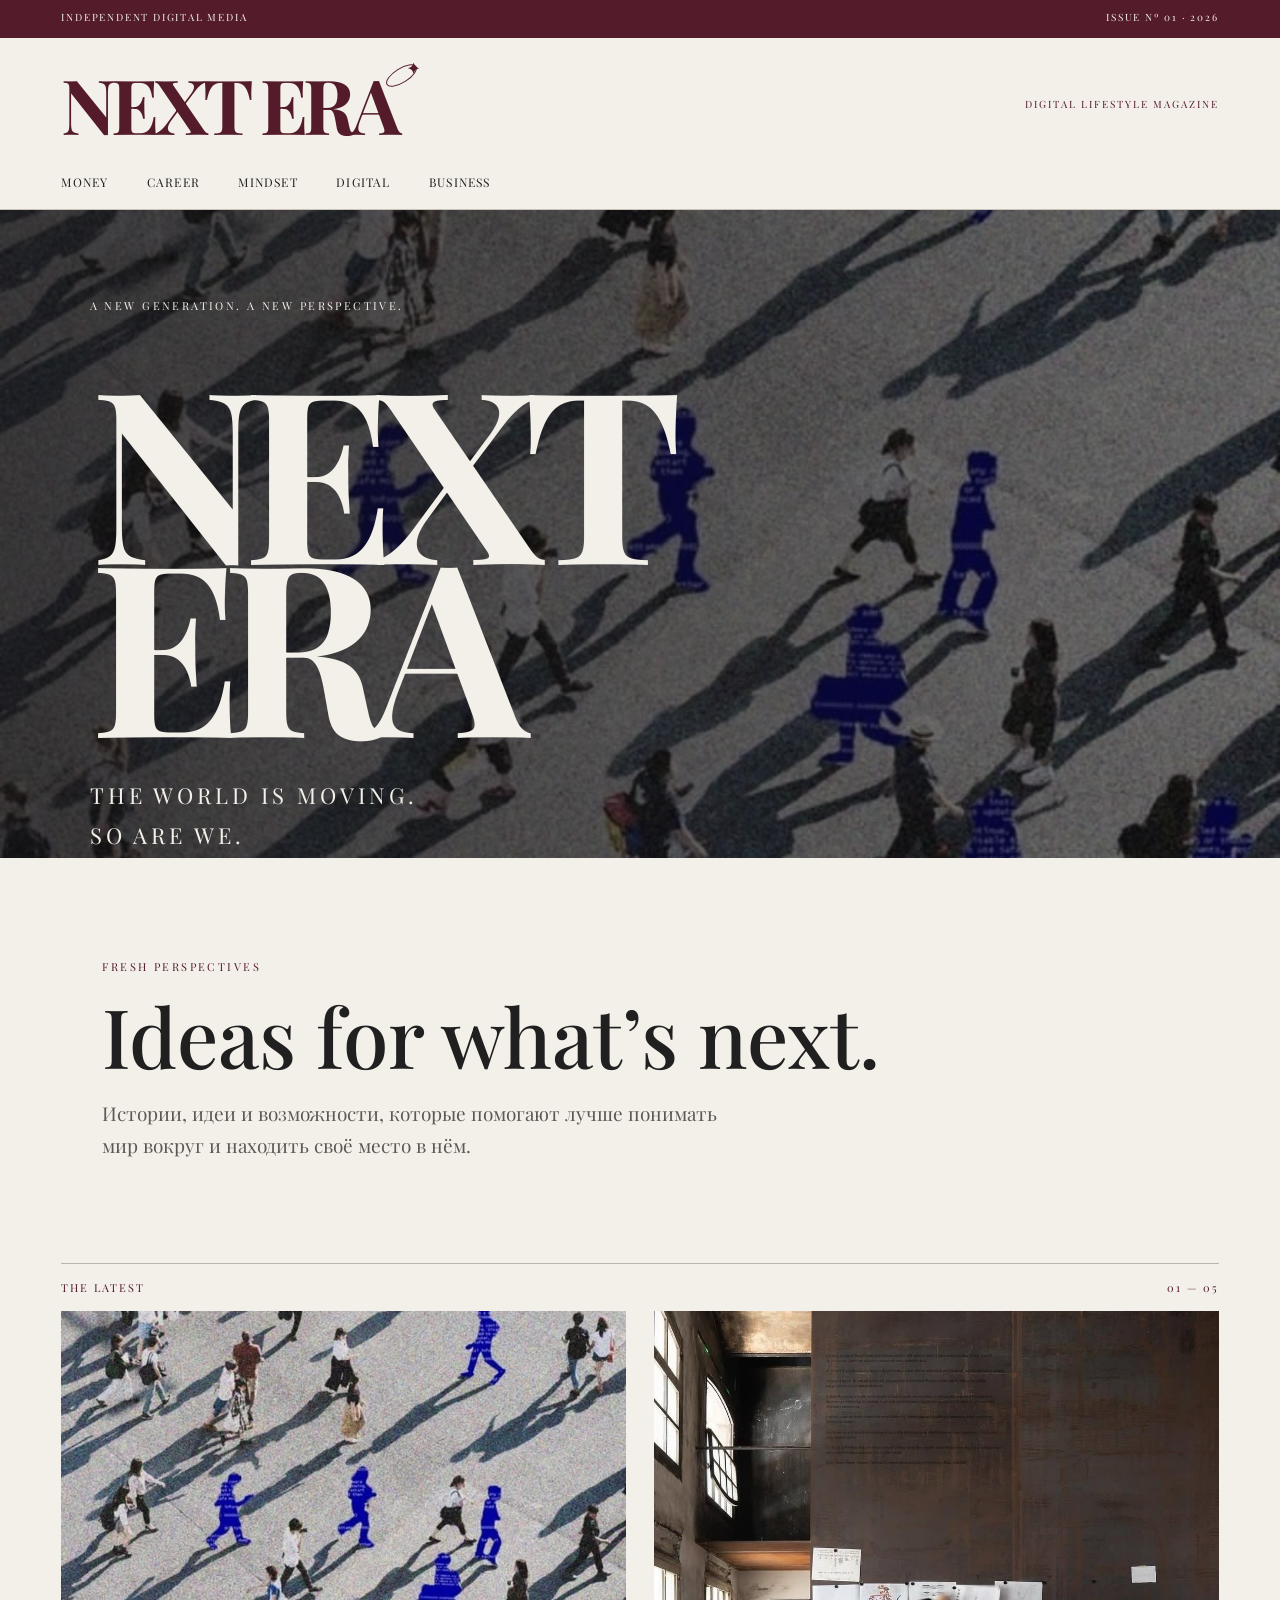
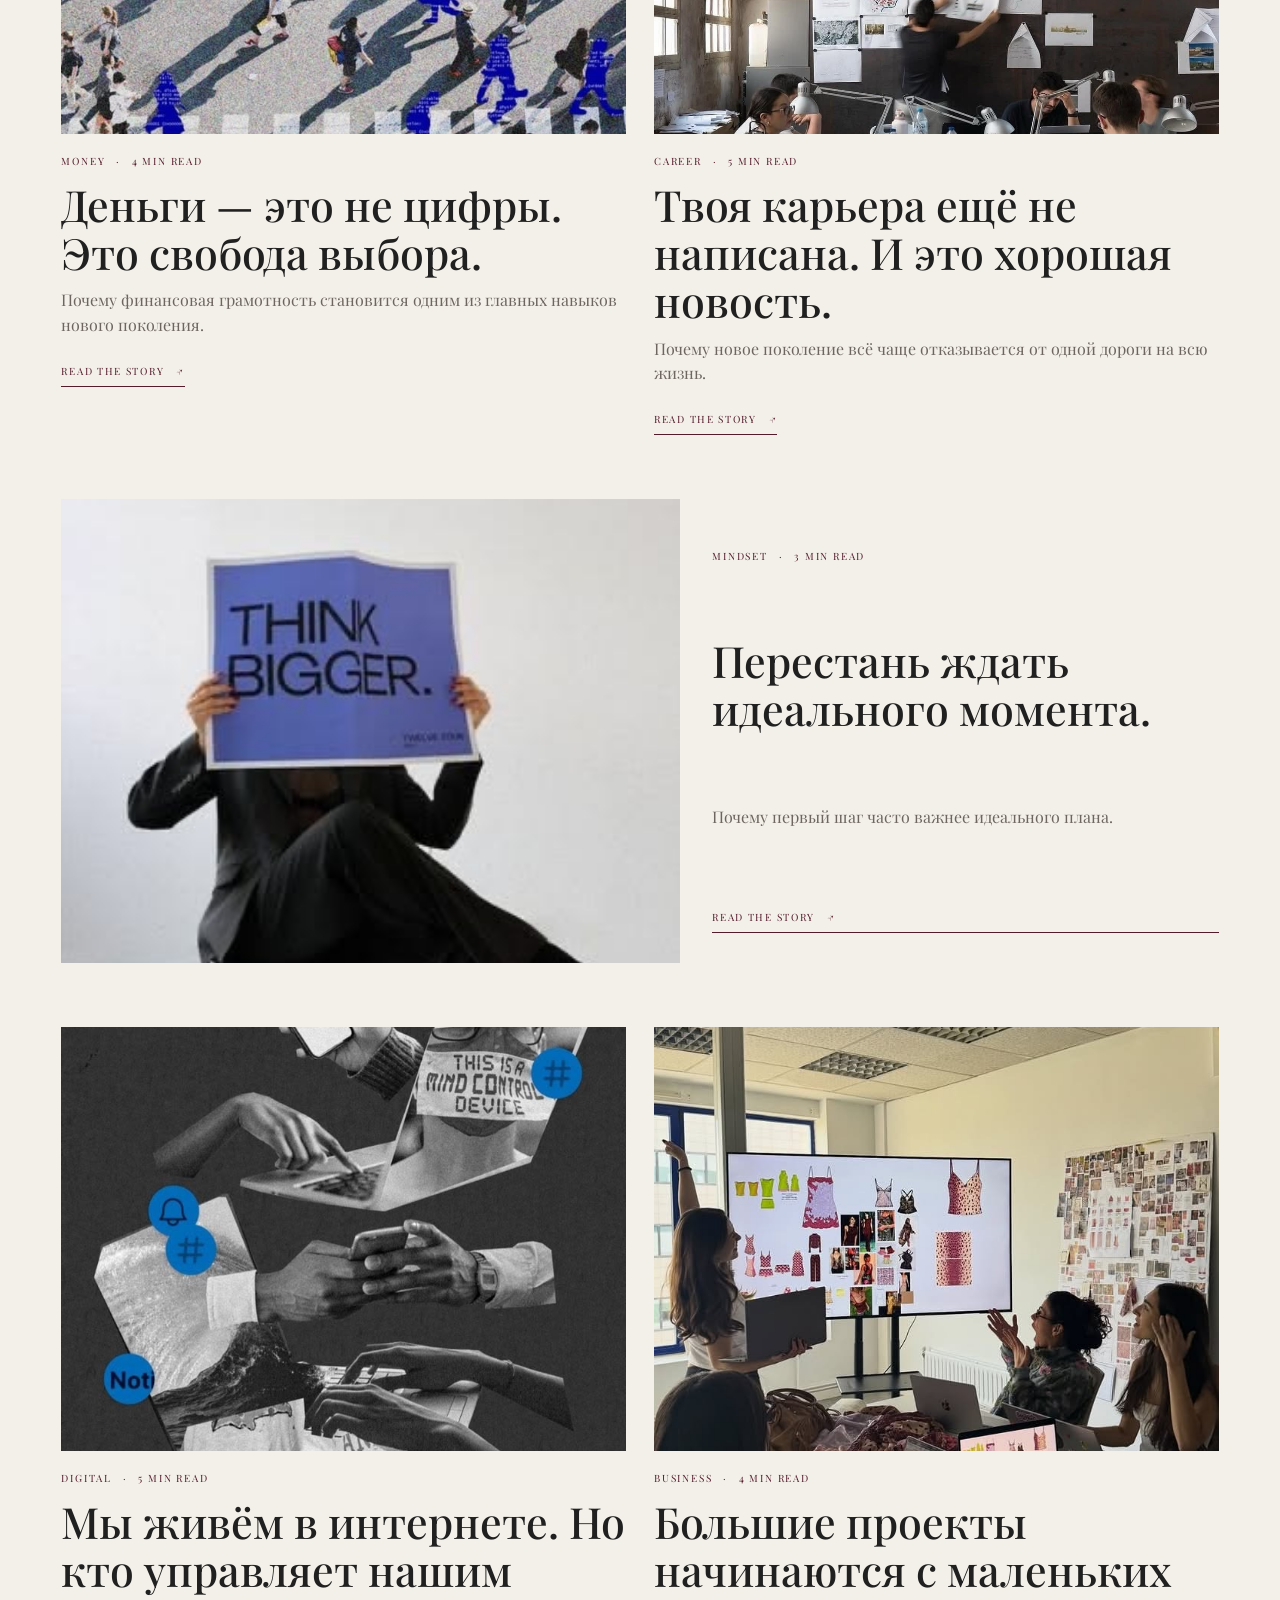
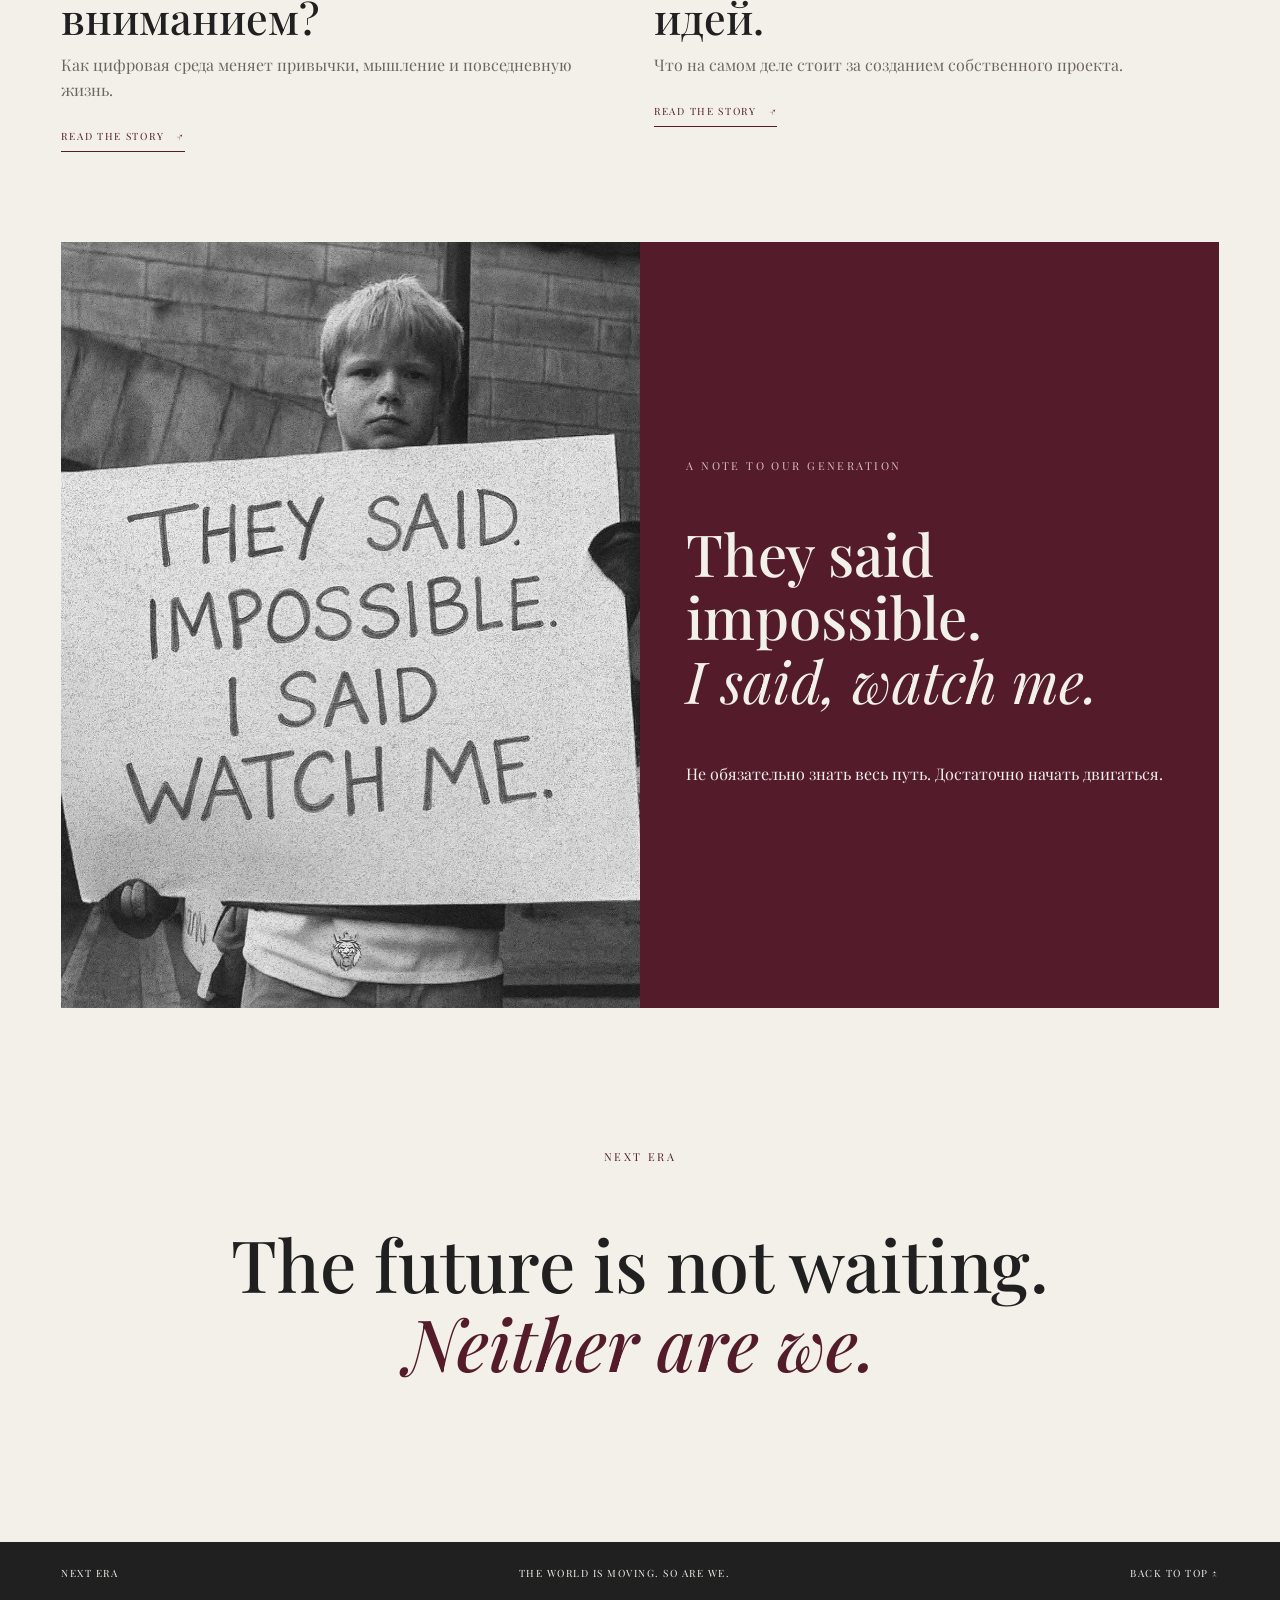
<file: index.html>
<!doctype html>
<html lang="ru"><head><meta charset="utf-8"><meta name="viewport" content="width=device-width, initial-scale=1">
<meta name="description" content="NEXT ERA — independent digital lifestyle media."><title>NEXT ERA — Digital Lifestyle Magazine</title>
<link rel="preconnect" href="https://fonts.googleapis.com"><link rel="preconnect" href="https://fonts.gstatic.com" crossorigin>
<link href="https://fonts.googleapis.com/css2?family=Playfair+Display:wght@400;500;600;700&display=swap" rel="stylesheet">
<link rel="stylesheet" href="style.css"></head>
<body>
<header class="site-header">
  <div class="topline"><span>INDEPENDENT DIGITAL MEDIA</span><span>ISSUE Nº 01 · 2026</span></div>
  <div class="brand-row"><a class="brand" href="index.html">NEXT ERA<span class="orbit"></span><span class="brand-star">✦</span></a><span class="brand-note">DIGITAL LIFESTYLE MAGAZINE</span></div>
  <nav class="nav"><a href="#money">MONEY</a><a href="#career">CAREER</a><a href="#mindset">MINDSET</a><a href="#digital">DIGITAL</a><a href="#business">BUSINESS</a></nav>
</header>
<main>
  <section class="hero">
    <img src="assets/crowd-blue.jpg" alt="">
    <div class="hero-overlay"></div>
    <div class="hero-content"><p class="eyebrow">A NEW GENERATION. A NEW PERSPECTIVE.</p>
      <h1>NEXT<br>ERA</h1><p class="hero-tagline">THE WORLD IS MOVING.<br>SO ARE WE.</p>
      <div class="hero-bottom"><span>INDEPENDENT IDEAS · REAL PERSPECTIVES</span><a href="#latest">EXPLORE THE ISSUE ↓</a></div>
    </div>
  </section>
  <section class="intro"><p class="eyebrow">FRESH PERSPECTIVES</p><h2>Ideas for what’s next.</h2><p>Истории, идеи и возможности, которые помогают лучше понимать мир вокруг и находить своё место в нём.</p></section>
  <section class="stories" id="latest">
    <div class="section-heading"><span>THE LATEST</span><span>01 — 05</span></div>
    <div class="story-grid">
    <article class="story-card">
      <a class="story-image" href="articles/money.html"><img src="assets/crowd-blue.jpg" alt=""></a>
      <div class="story-meta">MONEY <span>·</span> 4 MIN READ</div>
      <h2><a href="articles/money.html">Деньги — это не цифры. Это свобода выбора.</a></h2>
      <p>Почему финансовая грамотность становится одним из главных навыков нового поколения.</p>
      <a class="read-link" href="articles/money.html">READ THE STORY <span>↗</span></a>
    </article>

    <article class="story-card">
      <a class="story-image" href="articles/career.html"><img src="assets/creative-studio.jpg" alt=""></a>
      <div class="story-meta">CAREER <span>·</span> 5 MIN READ</div>
      <h2><a href="articles/career.html">Твоя карьера ещё не написана. И это хорошая новость.</a></h2>
      <p>Почему новое поколение всё чаще отказывается от одной дороги на всю жизнь.</p>
      <a class="read-link" href="articles/career.html">READ THE STORY <span>↗</span></a>
    </article>

    <article class="story-card">
      <a class="story-image" href="articles/mindset.html"><img src="assets/think-bigger.jpg" alt=""></a>
      <div class="story-meta">MINDSET <span>·</span> 3 MIN READ</div>
      <h2><a href="articles/mindset.html">Перестань ждать идеального момента.</a></h2>
      <p>Почему первый шаг часто важнее идеального плана.</p>
      <a class="read-link" href="articles/mindset.html">READ THE STORY <span>↗</span></a>
    </article>

    <article class="story-card">
      <a class="story-image" href="articles/digital.html"><img src="assets/digital-collage.jpg" alt=""></a>
      <div class="story-meta">DIGITAL <span>·</span> 5 MIN READ</div>
      <h2><a href="articles/digital.html">Мы живём в интернете. Но кто управляет нашим вниманием?</a></h2>
      <p>Как цифровая среда меняет привычки, мышление и повседневную жизнь.</p>
      <a class="read-link" href="articles/digital.html">READ THE STORY <span>↗</span></a>
    </article>

    <article class="story-card">
      <a class="story-image" href="articles/business.html"><img src="assets/team-moodboard.jpg" alt=""></a>
      <div class="story-meta">BUSINESS <span>·</span> 4 MIN READ</div>
      <h2><a href="articles/business.html">Большие проекты начинаются с маленьких идей.</a></h2>
      <p>Что на самом деле стоит за созданием собственного проекта.</p>
      <a class="read-link" href="articles/business.html">READ THE STORY <span>↗</span></a>
    </article></div>
  </section>
  <section class="manifesto">
    <img src="assets/watch-me.jpg" alt="">
    <div class="manifesto-copy"><p class="eyebrow">A NOTE TO OUR GENERATION</p><h2>They said impossible.<br><em>I said, watch me.</em></h2><p>Не обязательно знать весь путь. Достаточно начать двигаться.</p></div>
  </section>
  <section class="closing"><p class="eyebrow">NEXT ERA</p><h2>The future is not waiting.<br><em>Neither are we.</em></h2></section>
</main>
<footer class="footer"><span>NEXT ERA</span><span>THE WORLD IS MOVING. SO ARE WE.</span><a href="#top">BACK TO TOP ↑</a></footer>
</body></html>
</file>
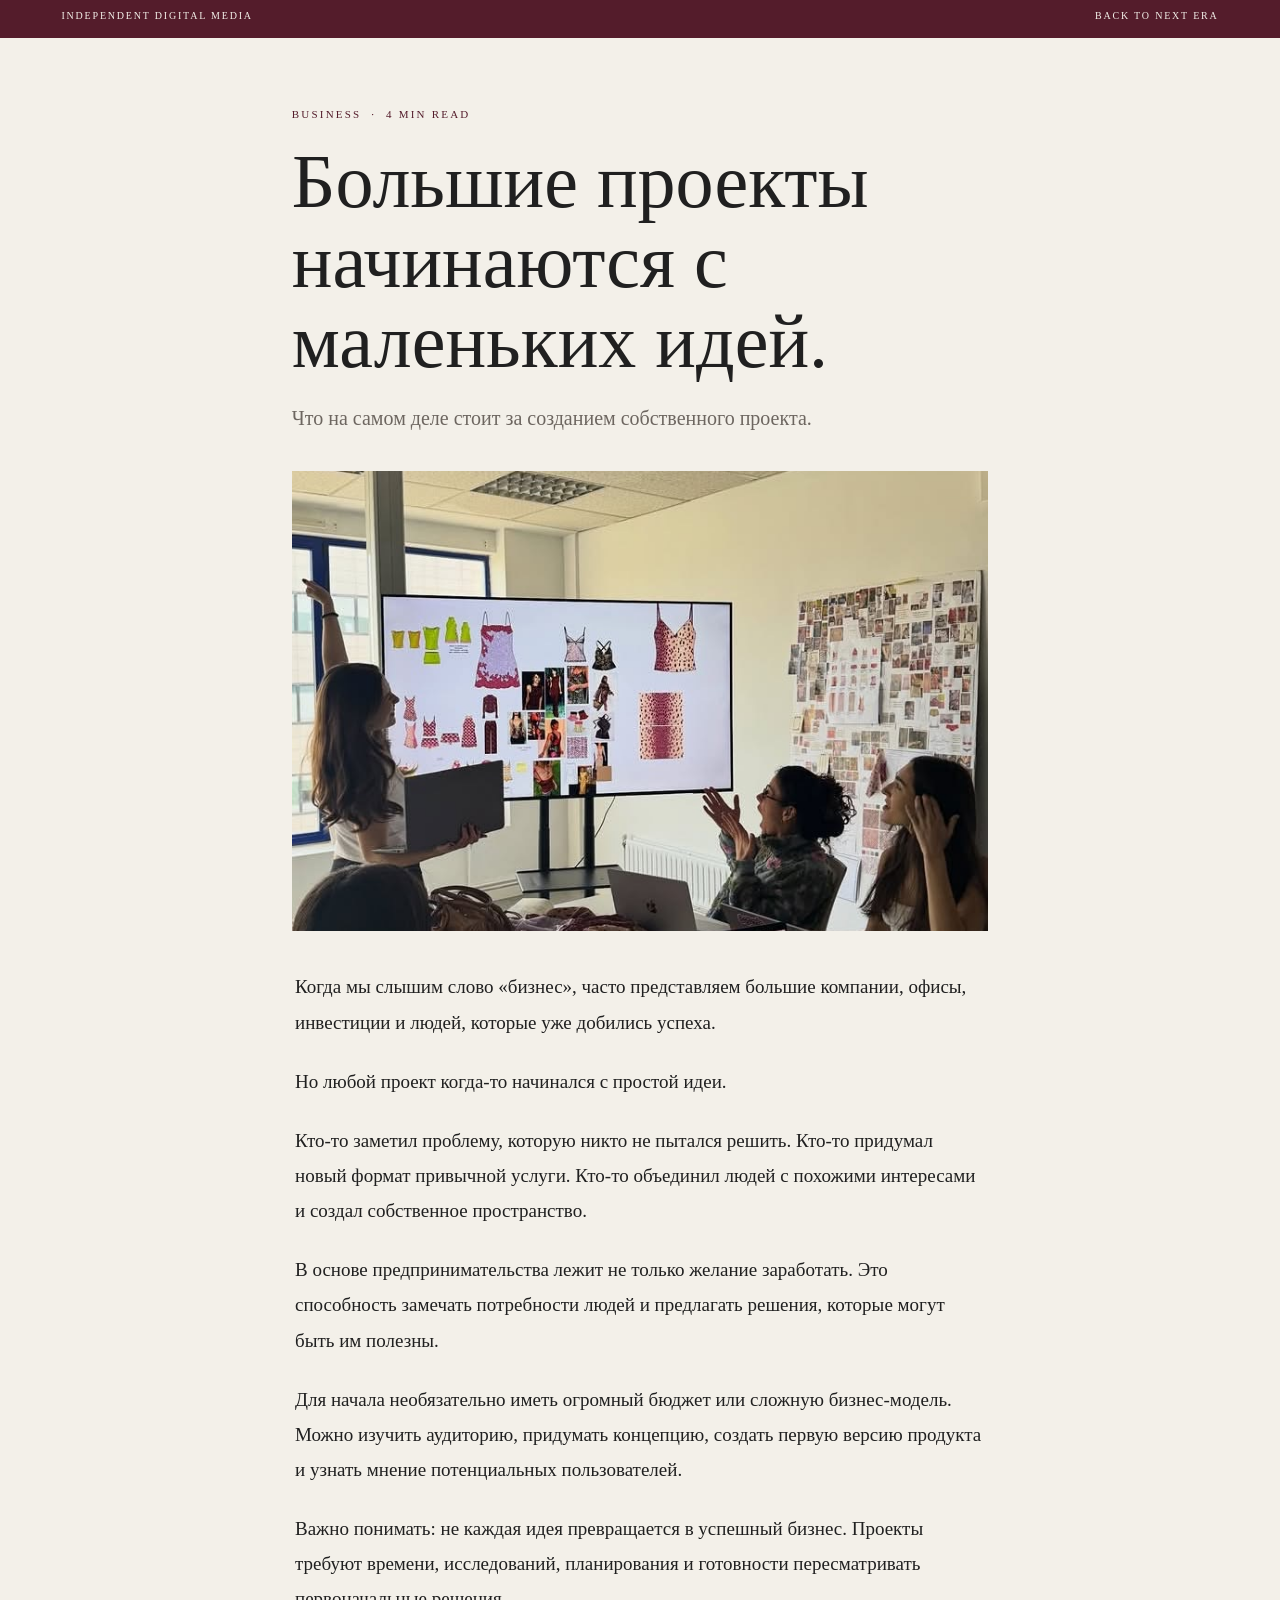
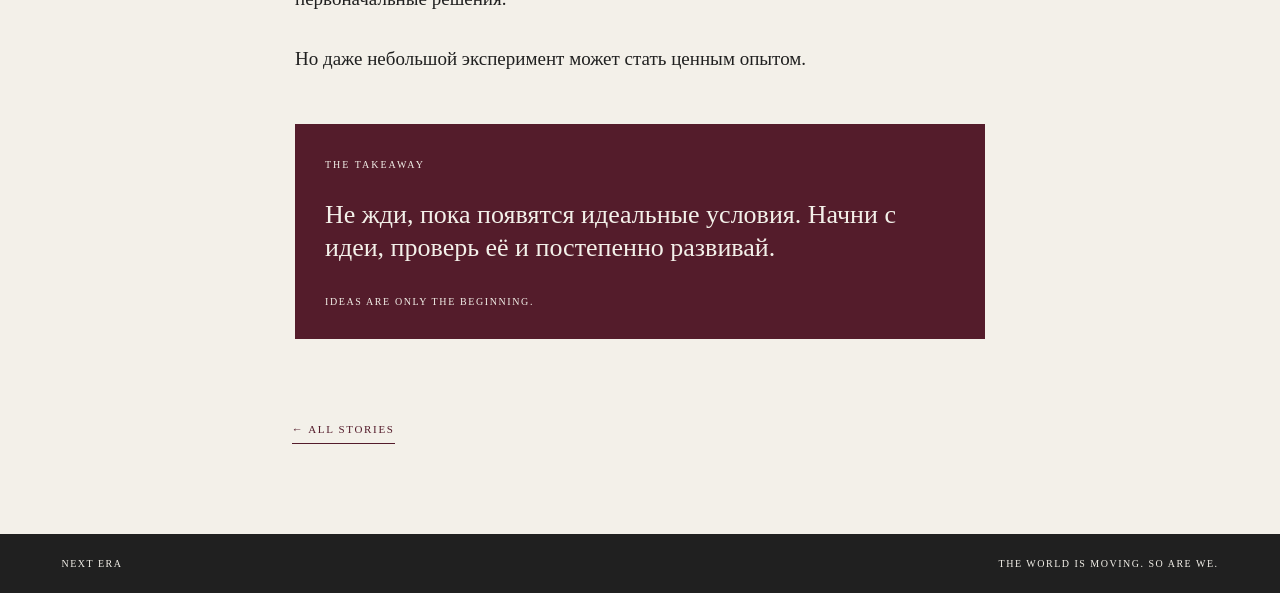
<file: articles/business.html>
<!doctype html>
<html lang="ru"><head><meta charset="utf-8"><meta name="viewport" content="width=device-width, initial-scale=1">
<title>Большие проекты начинаются с маленьких идей. — NEXT ERA</title><link rel="stylesheet" href="../style.css"></head>
<body>
<header class="topline"><span>INDEPENDENT DIGITAL MEDIA</span><a href="../index.html">BACK TO NEXT ERA</a></header>
<main class="article-page">
  <div class="article-kicker">BUSINESS &nbsp;·&nbsp; 4 MIN READ</div>
  <h1>Большие проекты начинаются с маленьких идей.</h1><p class="article-subtitle">Что на самом деле стоит за созданием собственного проекта.</p>
  <img class="article-cover" src="../assets/team-moodboard.jpg" alt="">
  <div class="article-body"><p>Когда мы слышим слово «бизнес», часто представляем большие компании, офисы, инвестиции и людей, которые уже добились успеха.</p>
<p>Но любой проект когда-то начинался с простой идеи.</p>
<p>Кто-то заметил проблему, которую никто не пытался решить. Кто-то придумал новый формат привычной услуги. Кто-то объединил людей с похожими интересами и создал собственное пространство.</p>
<p>В основе предпринимательства лежит не только желание заработать. Это способность замечать потребности людей и предлагать решения, которые могут быть им полезны.</p>
<p>Для начала необязательно иметь огромный бюджет или сложную бизнес-модель. Можно изучить аудиторию, придумать концепцию, создать первую версию продукта и узнать мнение потенциальных пользователей.</p>
<p>Важно понимать: не каждая идея превращается в успешный бизнес. Проекты требуют времени, исследований, планирования и готовности пересматривать первоначальные решения.</p>
<p>Но даже небольшой эксперимент может стать ценным опытом.</p>
    <aside class="takeaway"><span>THE TAKEAWAY</span><p>Не жди, пока появятся идеальные условия. Начни с идеи, проверь её и постепенно развивай.</p><small>IDEAS ARE ONLY THE BEGINNING.</small></aside>
  </div>
  <a class="back-link" href="../index.html">← ALL STORIES</a>
</main><footer class="footer"><span>NEXT ERA</span><span>THE WORLD IS MOVING. SO ARE WE.</span></footer>
</body></html>
</file>
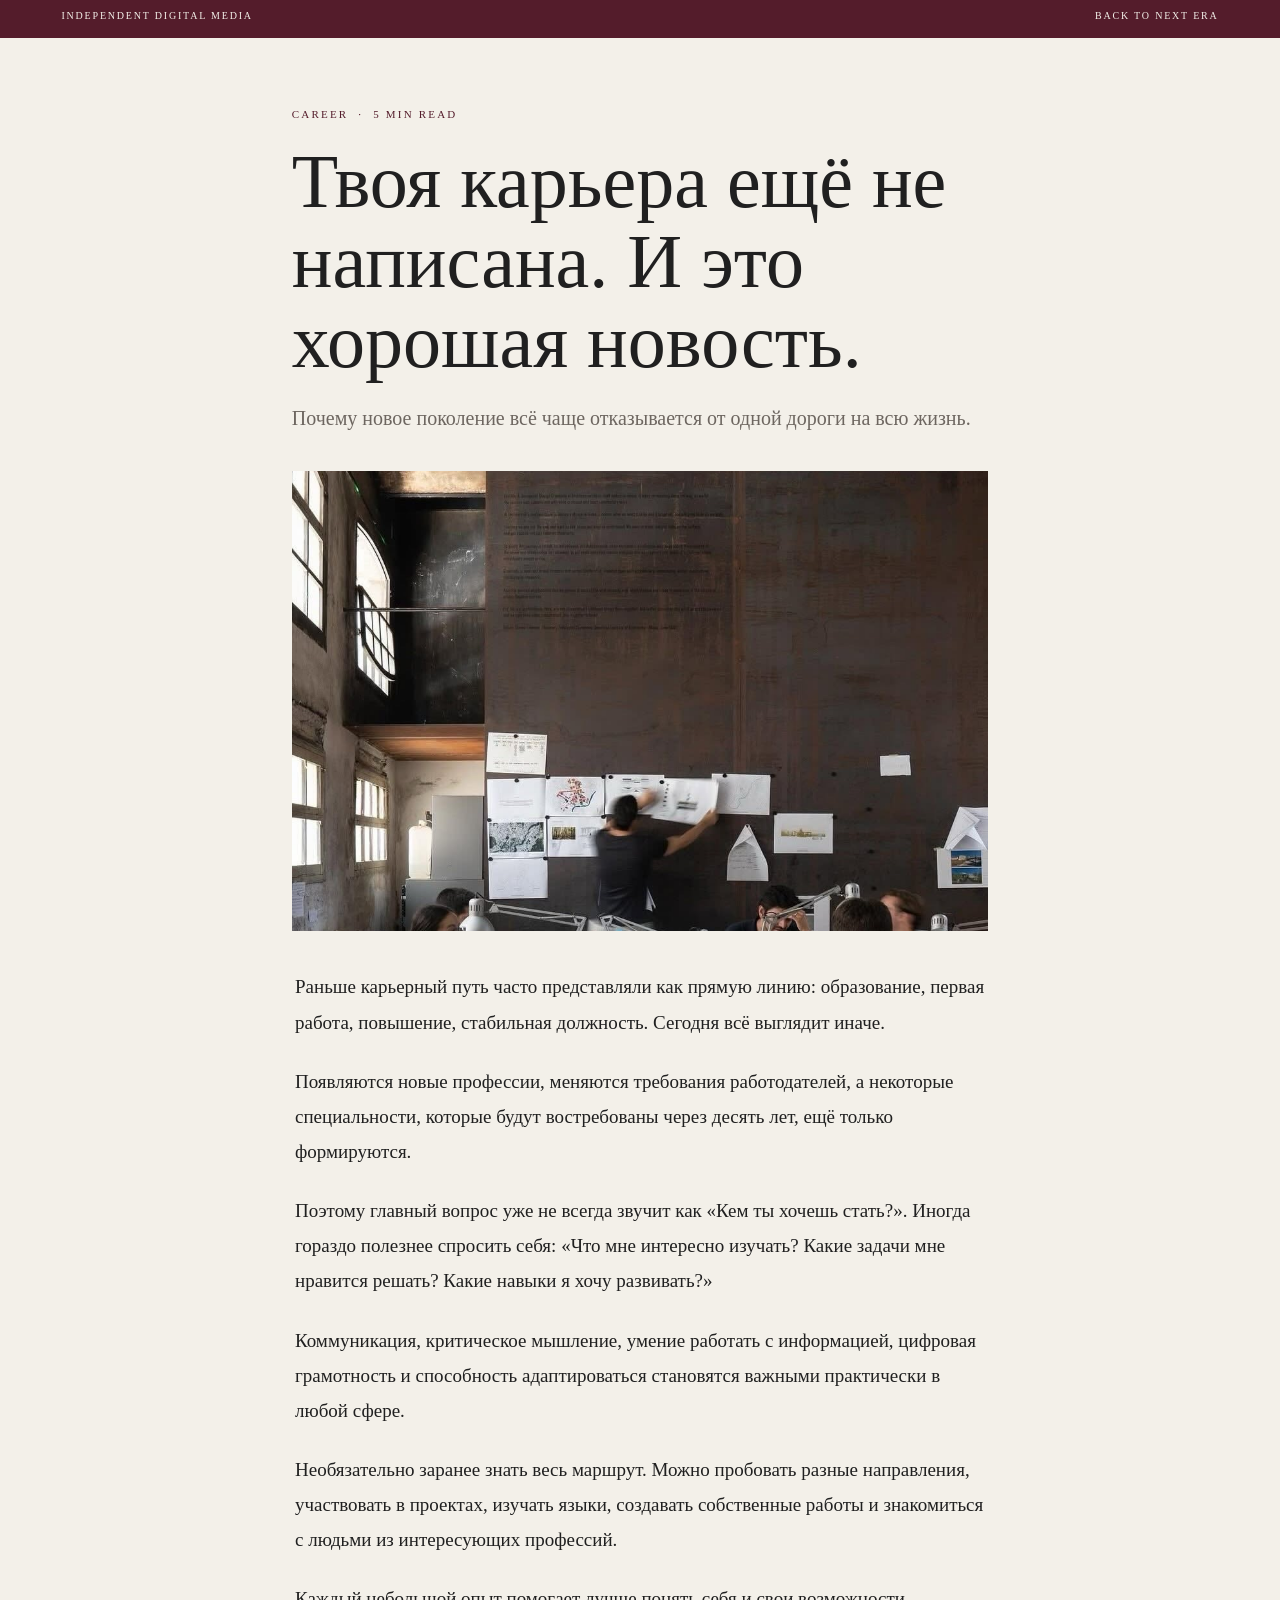
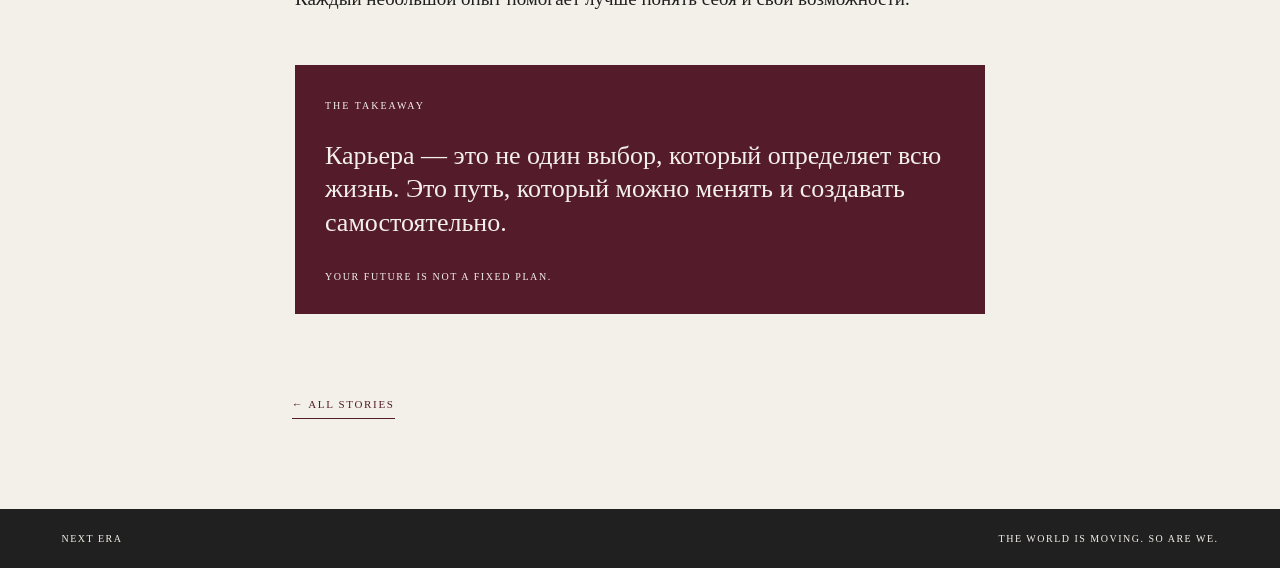
<file: articles/career.html>
<!doctype html>
<html lang="ru"><head><meta charset="utf-8"><meta name="viewport" content="width=device-width, initial-scale=1">
<title>Твоя карьера ещё не написана. И это хорошая новость. — NEXT ERA</title><link rel="stylesheet" href="../style.css"></head>
<body>
<header class="topline"><span>INDEPENDENT DIGITAL MEDIA</span><a href="../index.html">BACK TO NEXT ERA</a></header>
<main class="article-page">
  <div class="article-kicker">CAREER &nbsp;·&nbsp; 5 MIN READ</div>
  <h1>Твоя карьера ещё не написана. И это хорошая новость.</h1><p class="article-subtitle">Почему новое поколение всё чаще отказывается от одной дороги на всю жизнь.</p>
  <img class="article-cover" src="../assets/creative-studio.jpg" alt="">
  <div class="article-body"><p>Раньше карьерный путь часто представляли как прямую линию: образование, первая работа, повышение, стабильная должность. Сегодня всё выглядит иначе.</p>
<p>Появляются новые профессии, меняются требования работодателей, а некоторые специальности, которые будут востребованы через десять лет, ещё только формируются.</p>
<p>Поэтому главный вопрос уже не всегда звучит как «Кем ты хочешь стать?». Иногда гораздо полезнее спросить себя: «Что мне интересно изучать? Какие задачи мне нравится решать? Какие навыки я хочу развивать?»</p>
<p>Коммуникация, критическое мышление, умение работать с информацией, цифровая грамотность и способность адаптироваться становятся важными практически в любой сфере.</p>
<p>Необязательно заранее знать весь маршрут. Можно пробовать разные направления, участвовать в проектах, изучать языки, создавать собственные работы и знакомиться с людьми из интересующих профессий.</p>
<p>Каждый небольшой опыт помогает лучше понять себя и свои возможности.</p>
    <aside class="takeaway"><span>THE TAKEAWAY</span><p>Карьера — это не один выбор, который определяет всю жизнь. Это путь, который можно менять и создавать самостоятельно.</p><small>YOUR FUTURE IS NOT A FIXED PLAN.</small></aside>
  </div>
  <a class="back-link" href="../index.html">← ALL STORIES</a>
</main><footer class="footer"><span>NEXT ERA</span><span>THE WORLD IS MOVING. SO ARE WE.</span></footer>
</body></html>
</file>
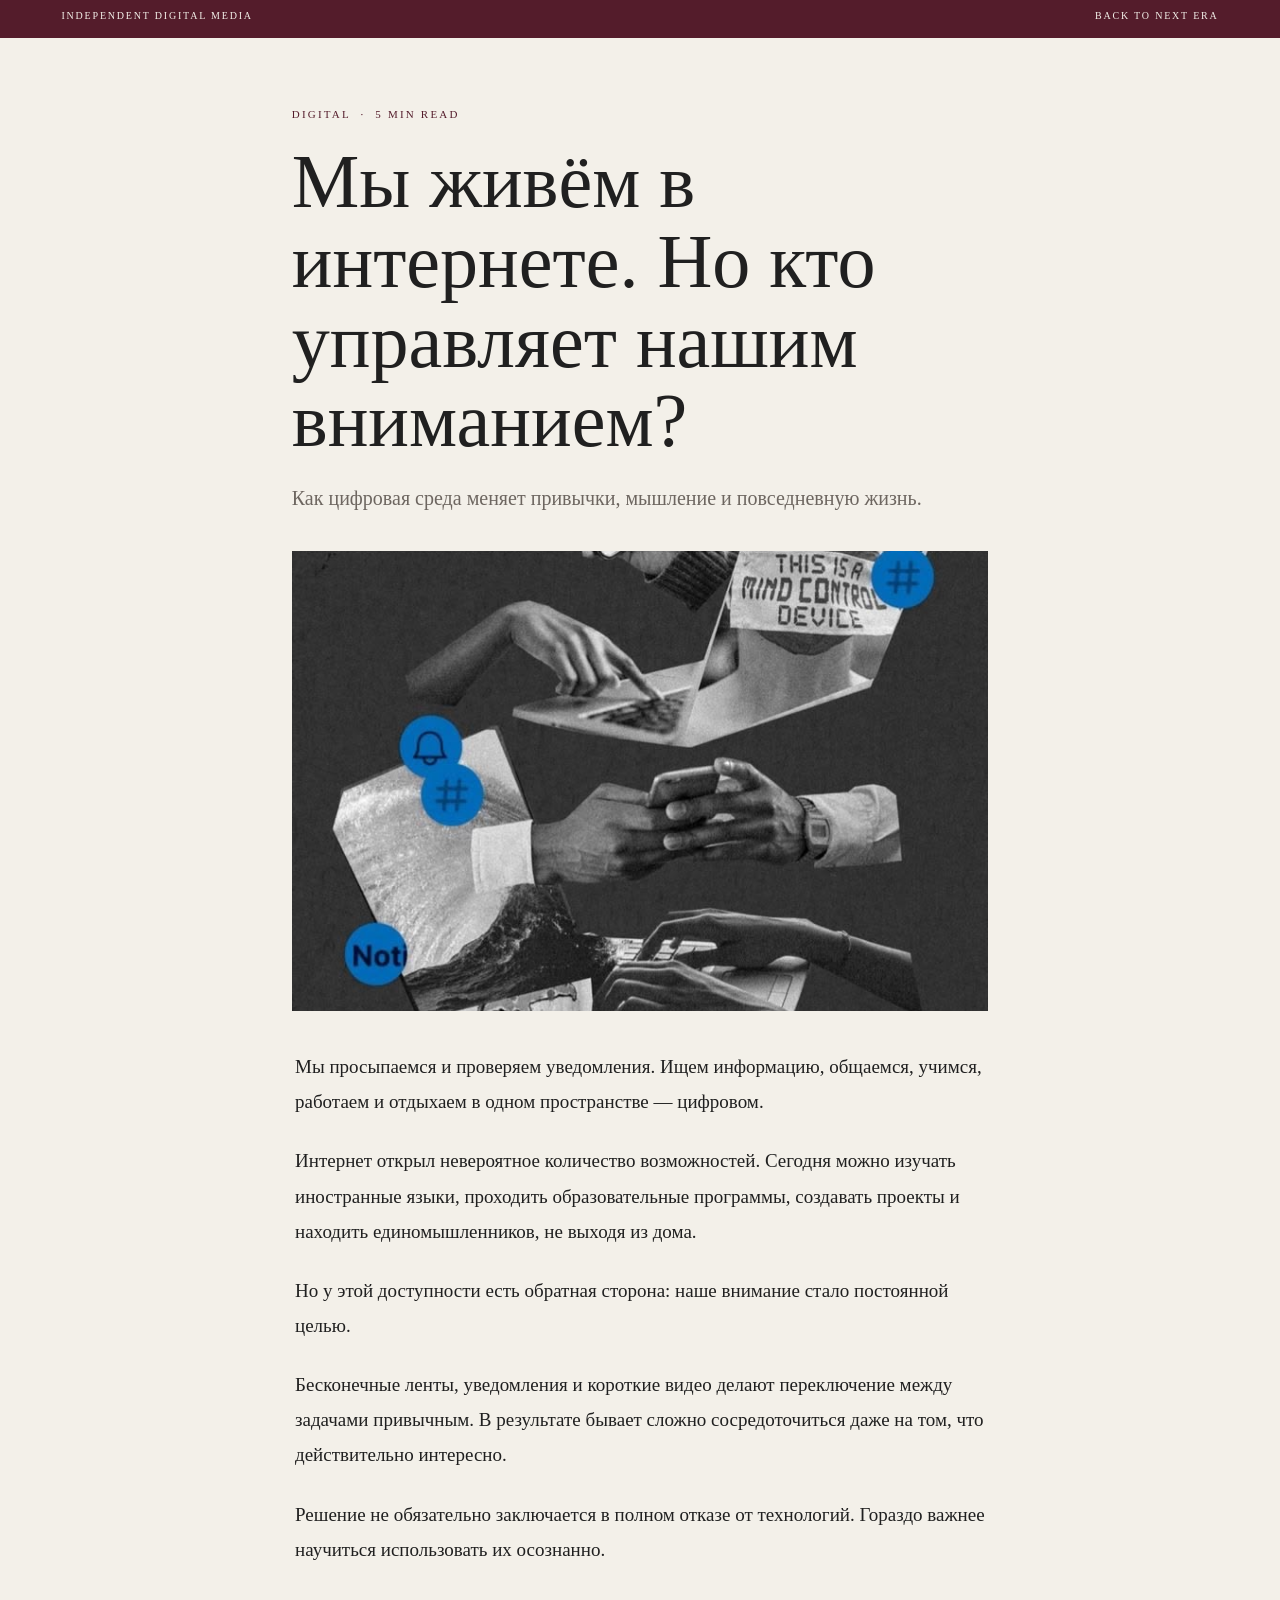
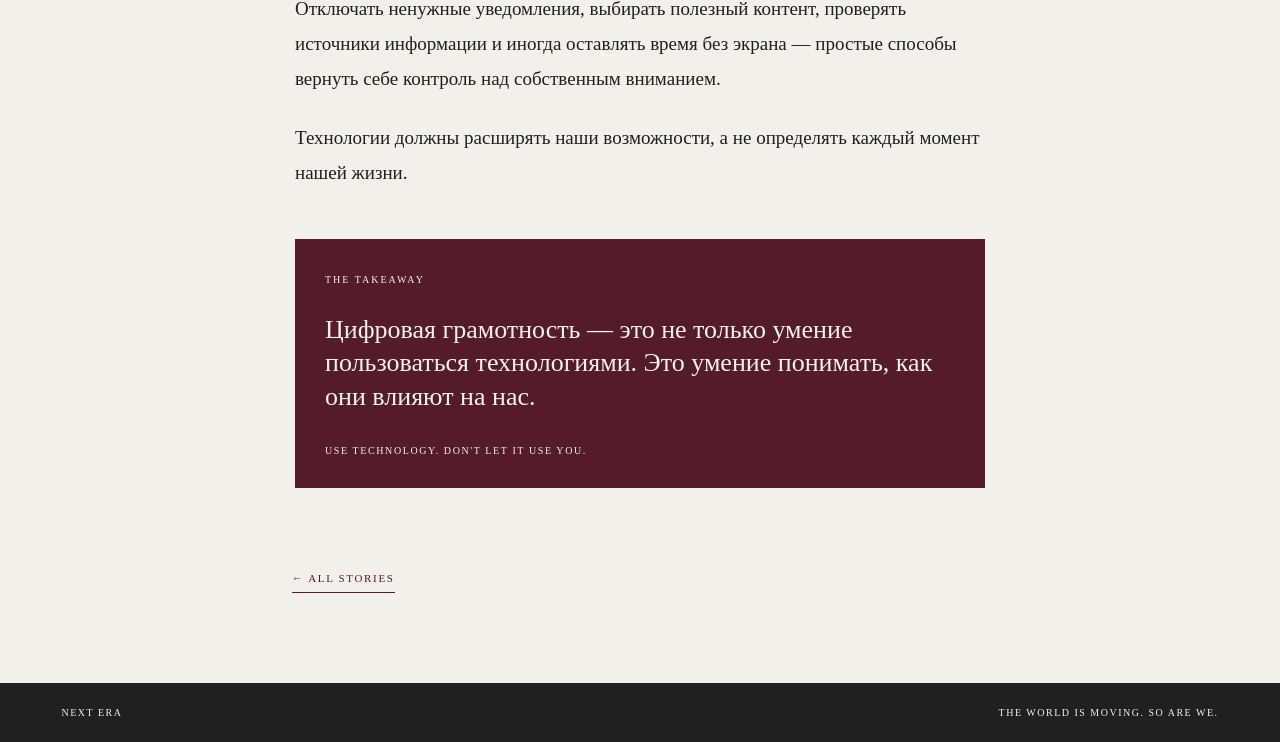
<file: articles/digital.html>
<!doctype html>
<html lang="ru"><head><meta charset="utf-8"><meta name="viewport" content="width=device-width, initial-scale=1">
<title>Мы живём в интернете. Но кто управляет нашим вниманием? — NEXT ERA</title><link rel="stylesheet" href="../style.css"></head>
<body>
<header class="topline"><span>INDEPENDENT DIGITAL MEDIA</span><a href="../index.html">BACK TO NEXT ERA</a></header>
<main class="article-page">
  <div class="article-kicker">DIGITAL &nbsp;·&nbsp; 5 MIN READ</div>
  <h1>Мы живём в интернете. Но кто управляет нашим вниманием?</h1><p class="article-subtitle">Как цифровая среда меняет привычки, мышление и повседневную жизнь.</p>
  <img class="article-cover" src="../assets/digital-collage.jpg" alt="">
  <div class="article-body"><p>Мы просыпаемся и проверяем уведомления. Ищем информацию, общаемся, учимся, работаем и отдыхаем в одном пространстве — цифровом.</p>
<p>Интернет открыл невероятное количество возможностей. Сегодня можно изучать иностранные языки, проходить образовательные программы, создавать проекты и находить единомышленников, не выходя из дома.</p>
<p>Но у этой доступности есть обратная сторона: наше внимание стало постоянной целью.</p>
<p>Бесконечные ленты, уведомления и короткие видео делают переключение между задачами привычным. В результате бывает сложно сосредоточиться даже на том, что действительно интересно.</p>
<p>Решение не обязательно заключается в полном отказе от технологий. Гораздо важнее научиться использовать их осознанно.</p>
<p>Отключать ненужные уведомления, выбирать полезный контент, проверять источники информации и иногда оставлять время без экрана — простые способы вернуть себе контроль над собственным вниманием.</p>
<p>Технологии должны расширять наши возможности, а не определять каждый момент нашей жизни.</p>
    <aside class="takeaway"><span>THE TAKEAWAY</span><p>Цифровая грамотность — это не только умение пользоваться технологиями. Это умение понимать, как они влияют на нас.</p><small>USE TECHNOLOGY. DON'T LET IT USE YOU.</small></aside>
  </div>
  <a class="back-link" href="../index.html">← ALL STORIES</a>
</main><footer class="footer"><span>NEXT ERA</span><span>THE WORLD IS MOVING. SO ARE WE.</span></footer>
</body></html>
</file>
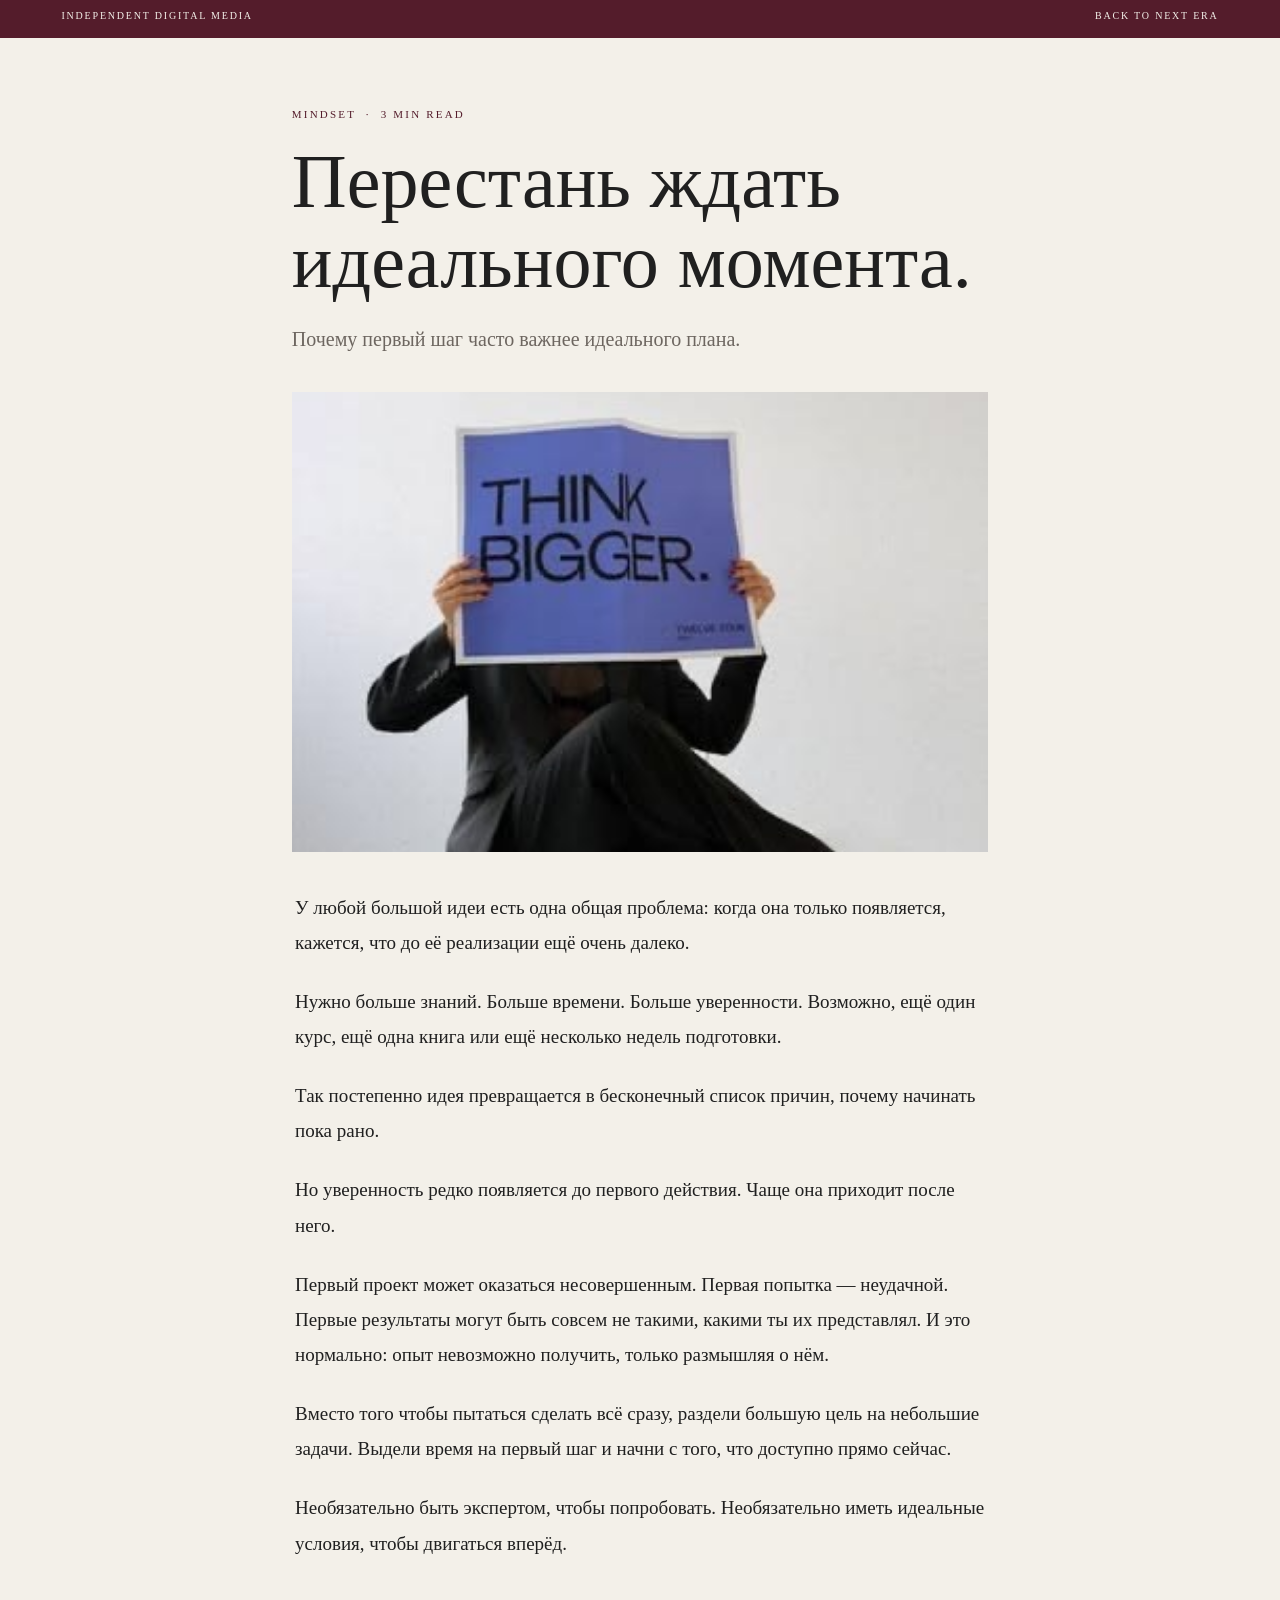
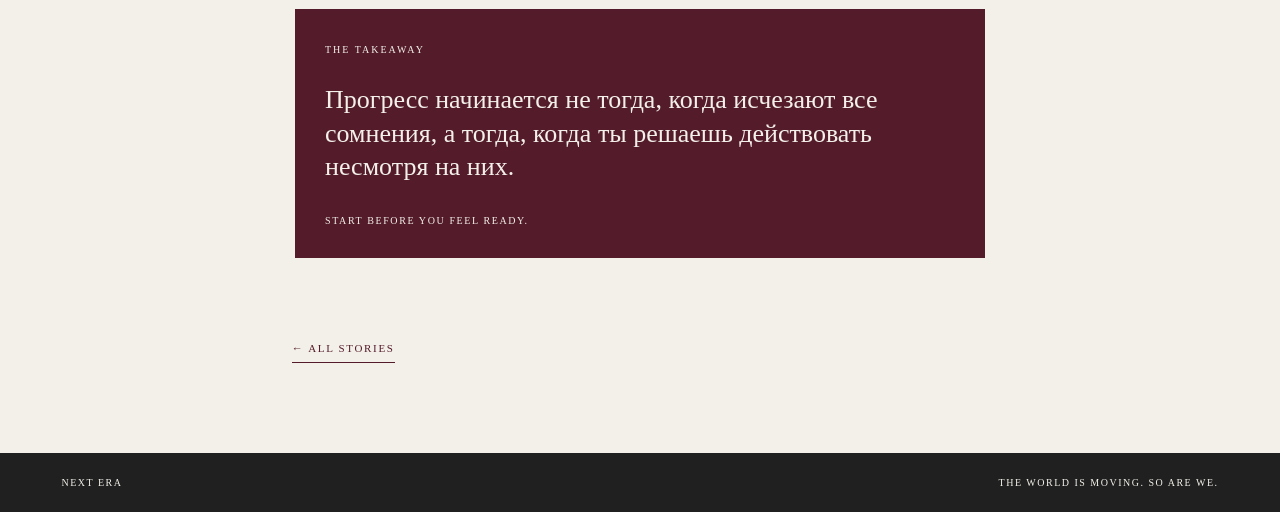
<file: articles/mindset.html>
<!doctype html>
<html lang="ru"><head><meta charset="utf-8"><meta name="viewport" content="width=device-width, initial-scale=1">
<title>Перестань ждать идеального момента. — NEXT ERA</title><link rel="stylesheet" href="../style.css"></head>
<body>
<header class="topline"><span>INDEPENDENT DIGITAL MEDIA</span><a href="../index.html">BACK TO NEXT ERA</a></header>
<main class="article-page">
  <div class="article-kicker">MINDSET &nbsp;·&nbsp; 3 MIN READ</div>
  <h1>Перестань ждать идеального момента.</h1><p class="article-subtitle">Почему первый шаг часто важнее идеального плана.</p>
  <img class="article-cover" src="../assets/think-bigger.jpg" alt="">
  <div class="article-body"><p>У любой большой идеи есть одна общая проблема: когда она только появляется, кажется, что до её реализации ещё очень далеко.</p>
<p>Нужно больше знаний. Больше времени. Больше уверенности. Возможно, ещё один курс, ещё одна книга или ещё несколько недель подготовки.</p>
<p>Так постепенно идея превращается в бесконечный список причин, почему начинать пока рано.</p>
<p>Но уверенность редко появляется до первого действия. Чаще она приходит после него.</p>
<p>Первый проект может оказаться несовершенным. Первая попытка — неудачной. Первые результаты могут быть совсем не такими, какими ты их представлял. И это нормально: опыт невозможно получить, только размышляя о нём.</p>
<p>Вместо того чтобы пытаться сделать всё сразу, раздели большую цель на небольшие задачи. Выдели время на первый шаг и начни с того, что доступно прямо сейчас.</p>
<p>Необязательно быть экспертом, чтобы попробовать. Необязательно иметь идеальные условия, чтобы двигаться вперёд.</p>
    <aside class="takeaway"><span>THE TAKEAWAY</span><p>Прогресс начинается не тогда, когда исчезают все сомнения, а тогда, когда ты решаешь действовать несмотря на них.</p><small>START BEFORE YOU FEEL READY.</small></aside>
  </div>
  <a class="back-link" href="../index.html">← ALL STORIES</a>
</main><footer class="footer"><span>NEXT ERA</span><span>THE WORLD IS MOVING. SO ARE WE.</span></footer>
</body></html>
</file>
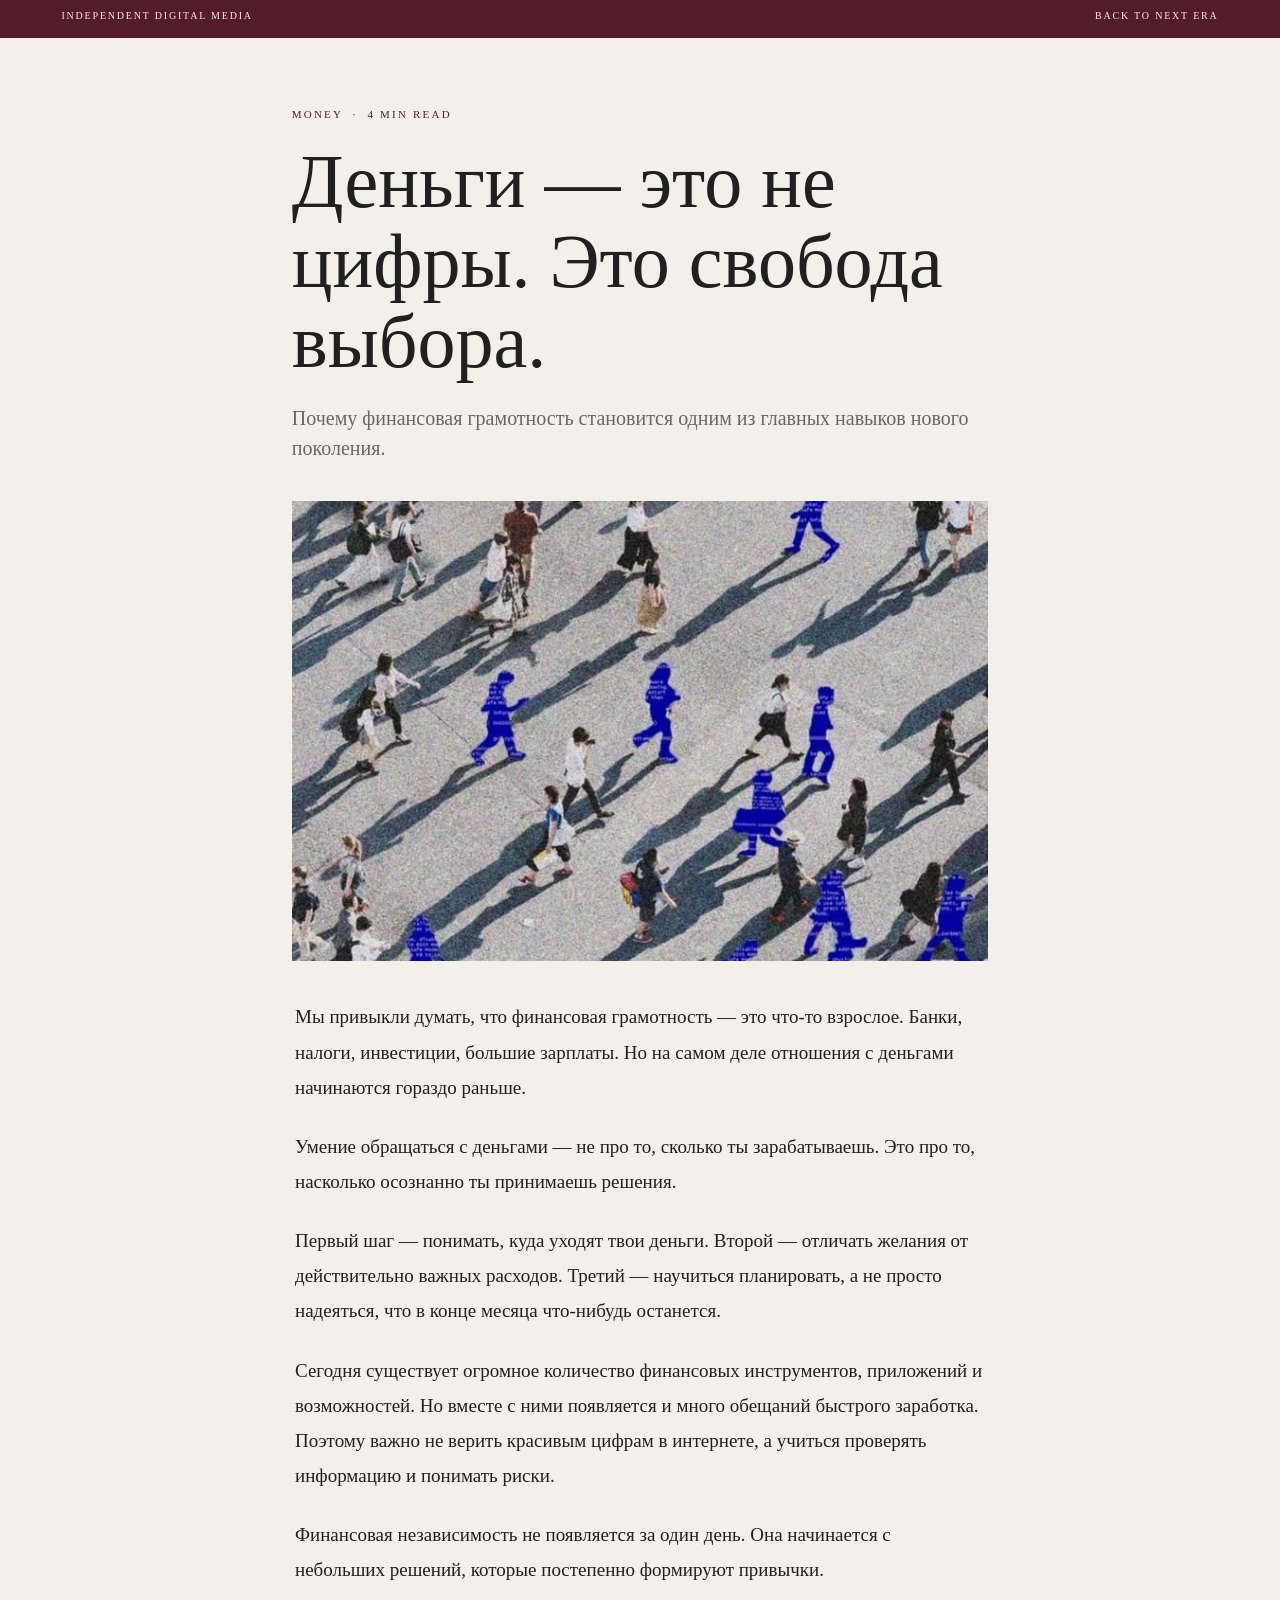
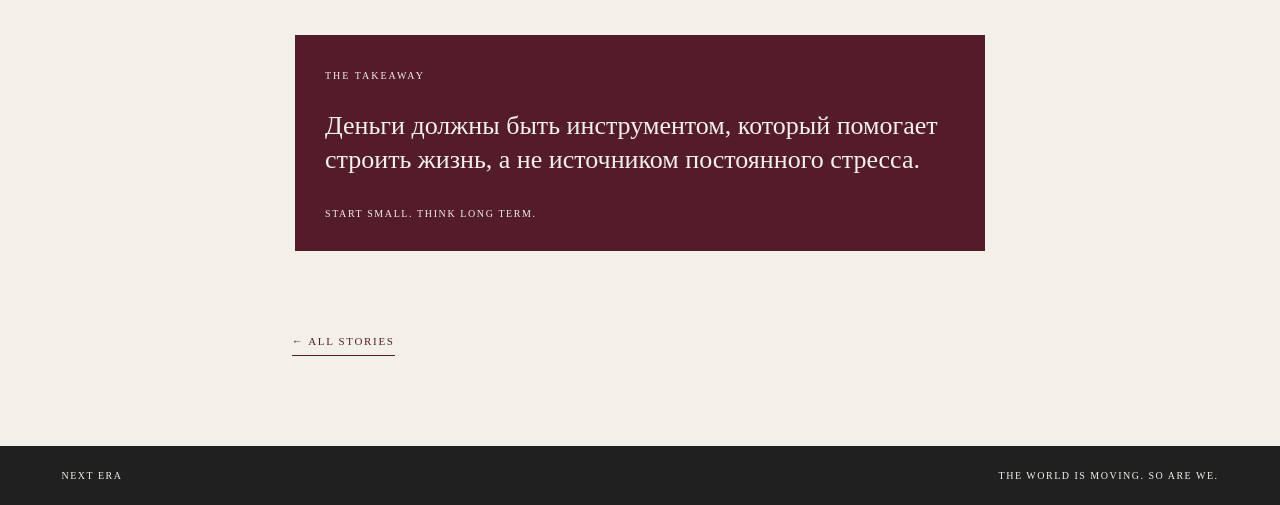
<file: articles/money.html>
<!doctype html>
<html lang="ru"><head><meta charset="utf-8"><meta name="viewport" content="width=device-width, initial-scale=1">
<title>Деньги — это не цифры. Это свобода выбора. — NEXT ERA</title><link rel="stylesheet" href="../style.css"></head>
<body>
<header class="topline"><span>INDEPENDENT DIGITAL MEDIA</span><a href="../index.html">BACK TO NEXT ERA</a></header>
<main class="article-page">
  <div class="article-kicker">MONEY &nbsp;·&nbsp; 4 MIN READ</div>
  <h1>Деньги — это не цифры. Это свобода выбора.</h1><p class="article-subtitle">Почему финансовая грамотность становится одним из главных навыков нового поколения.</p>
  <img class="article-cover" src="../assets/crowd-blue.jpg" alt="">
  <div class="article-body"><p>Мы привыкли думать, что финансовая грамотность — это что-то взрослое. Банки, налоги, инвестиции, большие зарплаты. Но на самом деле отношения с деньгами начинаются гораздо раньше.</p>
<p>Умение обращаться с деньгами — не про то, сколько ты зарабатываешь. Это про то, насколько осознанно ты принимаешь решения.</p>
<p>Первый шаг — понимать, куда уходят твои деньги. Второй — отличать желания от действительно важных расходов. Третий — научиться планировать, а не просто надеяться, что в конце месяца что-нибудь останется.</p>
<p>Сегодня существует огромное количество финансовых инструментов, приложений и возможностей. Но вместе с ними появляется и много обещаний быстрого заработка. Поэтому важно не верить красивым цифрам в интернете, а учиться проверять информацию и понимать риски.</p>
<p>Финансовая независимость не появляется за один день. Она начинается с небольших решений, которые постепенно формируют привычки.</p>
    <aside class="takeaway"><span>THE TAKEAWAY</span><p>Деньги должны быть инструментом, который помогает строить жизнь, а не источником постоянного стресса.</p><small>START SMALL. THINK LONG TERM.</small></aside>
  </div>
  <a class="back-link" href="../index.html">← ALL STORIES</a>
</main><footer class="footer"><span>NEXT ERA</span><span>THE WORLD IS MOVING. SO ARE WE.</span></footer>
</body></html>
</file>
<file: style.css>
*{box-sizing:border-box}html{scroll-behavior:smooth}body{margin:0;background:#f3f0e9;color:#202020;font-family:"Playfair Display",Georgia,serif}a{color:inherit;text-decoration:none}.site-header{background:#f3f0e9}.topline{min-height:38px;padding:10px 4.8%;display:flex;justify-content:space-between;gap:15px;background:#541c2b;color:#f3f0e9;font-size:10px;letter-spacing:.18em;text-transform:uppercase}.brand-row{padding:28px 4.8% 18px;display:flex;align-items:center;justify-content:space-between;gap:18px}.brand{position:relative;color:#541c2b;font-size:clamp(38px,7vw,76px);font-weight:700;letter-spacing:-.065em;line-height:1}.orbit{position:absolute;width:35px;height:15px;border:1.5px solid #541c2b;border-radius:50%;transform:rotate(-32deg);right:-22px;top:2px}.brand-star{position:absolute;color:#541c2b;font-size:15px;right:-18px;top:-5px}.brand-note{font-size:10px;letter-spacing:.2em;color:#541c2b}.nav{padding:14px 4.8% 19px;display:flex;gap:clamp(15px,3vw,40px);border-bottom:1px solid #c9c2b8;font-size:12px;letter-spacing:.1em}.nav a:hover,.read-link:hover{color:#a33d4e}.hero{height:min(760px,78vh);min-height:510px;position:relative;overflow:hidden;background:#242126}.hero>img{width:100%;height:100%;object-fit:cover;object-position:center 45%;filter:brightness(.57) saturate(.72)}.hero-overlay{position:absolute;inset:0;background:linear-gradient(90deg,rgba(20,18,20,.58),rgba(20,18,20,.05))}.hero-content{position:absolute;inset:0;padding:6% 7%;display:flex;flex-direction:column;align-items:flex-start;color:#f3f0e9}.eyebrow{font-size:11px;letter-spacing:.22em;text-transform:uppercase}.hero h1{font-size:clamp(92px,19vw,240px);line-height:.72;letter-spacing:-.08em;margin:55px 0 30px;font-weight:700}.hero-tagline{font-size:clamp(15px,2vw,22px);letter-spacing:.18em;line-height:1.8}.hero-bottom{margin-top:auto;width:100%;display:flex;justify-content:space-between;gap:20px;font-size:10px;letter-spacing:.15em}.intro{padding:90px 8% 82px;max-width:1000px}.intro .eyebrow,.section-heading,.story-meta,.read-link,.manifesto .eyebrow,.closing .eyebrow{color:#541c2b}.intro h2{font-size:clamp(42px,7vw,82px);font-weight:500;line-height:1.05;margin:18px 0}.intro>p:last-child{font-size:19px;line-height:1.7;max-width:650px;color:#5e5854}.stories{padding:0 4.8% 90px}.section-heading{display:flex;justify-content:space-between;border-top:1px solid #bdb5aa;padding:16px 0;font-size:11px;letter-spacing:.18em}.story-grid{display:grid;grid-template-columns:repeat(2,minmax(0,1fr));gap:64px 28px}.story-card:nth-child(3){grid-column:1 / -1;display:grid;grid-template-columns:1.1fr .9fr;column-gap:32px;align-items:center}.story-card:nth-child(3) .story-image{grid-row:span 4}.story-image{display:block;overflow:hidden;background:#ddd}.story-image img{display:block;width:100%;height:clamp(220px,34vw,420px);object-fit:cover;transition:transform .5s}.story-card:nth-child(3) .story-image img{height:390px}.story-image:hover img{transform:scale(1.025)}.story-meta{font-size:10px;letter-spacing:.18em;margin:20px 0 12px}.story-meta span{padding:0 7px}.story-card h2{font-size:clamp(26px,3.5vw,43px);font-weight:500;line-height:1.12;margin:0 0 12px}.story-card>p{font-size:16px;line-height:1.55;color:#6d6660;margin:0 0 20px}.read-link{display:inline-block;font-size:10px;letter-spacing:.17em;border-bottom:1px solid #541c2b;padding-bottom:8px}.read-link span{padding-left:8px}.manifesto{margin:0 4.8% 90px;background:#541c2b;color:#f3f0e9;display:grid;grid-template-columns:1fr 1fr;min-height:390px}.manifesto img{width:100%;height:100%;min-height:390px;object-fit:cover;filter:grayscale(1)}.manifesto-copy{padding:8%;align-self:center}.manifesto-copy .eyebrow{color:#d8bfc1}.manifesto-copy h2{font-size:clamp(34px,5vw,58px);line-height:1.1;font-weight:500}.manifesto-copy h2 em{font-weight:400}.manifesto-copy>p:last-child{font-size:16px;line-height:1.6}.closing{text-align:center;padding:40px 20px 100px}.closing h2{font-size:clamp(38px,6vw,72px);font-weight:500;line-height:1.1}.closing h2 em{color:#541c2b}.footer{background:#202020;color:#f3f0e9;padding:24px 4.8%;display:flex;justify-content:space-between;gap:18px;font-size:10px;letter-spacing:.15em}.article-page{max-width:850px;margin:0 auto;padding:70px 6% 90px}.article-kicker{color:#541c2b;font-size:11px;letter-spacing:.2em}.article-page h1{font-size:clamp(42px,7vw,76px);font-weight:500;line-height:1.05;margin:22px 0}.article-subtitle{font-size:20px;line-height:1.5;color:#6d6660;max-width:680px}.article-cover{display:block;width:100%;max-height:520px;object-fit:cover;margin:38px 0}.article-body{max-width:690px;margin:auto}.article-body>p{font-size:19px;line-height:1.85;margin:0 0 24px}.takeaway{margin:48px 0;padding:30px;background:#541c2b;color:#f3f0e9}.takeaway span{font-size:10px;letter-spacing:.2em}.takeaway p{font-size:26px;line-height:1.3}.takeaway small{font-size:10px;letter-spacing:.16em}.back-link{display:inline-block;margin-top:36px;color:#541c2b;font-size:11px;letter-spacing:.15em;border-bottom:1px solid #541c2b;padding-bottom:8px}
@media(max-width:650px){.topline{font-size:8px}.brand-row{padding:23px 5% 15px;align-items:flex-start;flex-direction:column}.brand{font-size:49px}.brand-note{font-size:9px}.nav{overflow-x:auto;white-space:nowrap;gap:22px;font-size:10px}.hero{height:650px;min-height:0}.hero-content{padding:10% 6%}.hero h1{font-size:clamp(92px,24vw,160px);margin:75px 0 28px}.hero-bottom{font-size:8px}.intro{padding:65px 6%}.stories{padding:0 6% 65px}.story-grid{grid-template-columns:1fr;gap:48px}.story-card:nth-child(3){display:block;grid-column:auto}.story-card:nth-child(3) .story-image img{height:270px}.story-image img{height:280px}.story-card h2{font-size:34px}.manifesto{margin:0 6% 65px;grid-template-columns:1fr}.manifesto img{min-height:260px;height:260px}.manifesto-copy{padding:9%}.footer{flex-wrap:wrap;font-size:8px}.article-page{padding:48px 6% 65px}.article-body>p{font-size:17px}.article-cover{margin:28px 0}.takeaway{padding:24px}}


/* RESPONSIVE IMAGE FIX: keep every photo inside its layout */
img {
  display: block;
  max-width: 100%;
}

.hero,
.story-image,
.manifesto {
  min-width: 0;
  max-width: 100%;
}

.hero {
  height: clamp(420px, 72vh, 680px);
  overflow: hidden;
}

.hero > img {
  width: 100%;
  height: 100%;
  max-width: 100%;
  object-fit: cover;
  object-position: center;
}

.story-grid,
.story-card,
.story-image {
  min-width: 0;
}

.story-image {
  width: 100%;
  aspect-ratio: 4 / 3;
  overflow: hidden;
}

.story-image img,
.story-card:nth-child(3) .story-image img {
  width: 100%;
  height: 100%;
  object-fit: cover;
  object-position: center;
}

.manifesto {
  overflow: hidden;
}

.manifesto img {
  width: 100%;
  height: 100%;
  min-width: 0;
  object-fit: cover;
  object-position: center;
}

.article-page {
  width: 100%;
  max-width: 850px;
  overflow-wrap: break-word;
}

.article-cover {
  width: 100%;
  max-width: 100%;
  height: clamp(220px, 52vw, 460px);
  object-fit: cover;
  object-position: center;
}

@media (max-width: 650px) {
  .hero {
    height: 560px;
  }

  .story-image {
    aspect-ratio: 4 / 3;
  }

  .story-image img,
  .story-card:nth-child(3) .story-image img {
    height: 100%;
  }

  .manifesto img {
    height: 250px;
    min-height: 0;
  }

  .article-cover {
    height: 260px;
  }
}
</file>
